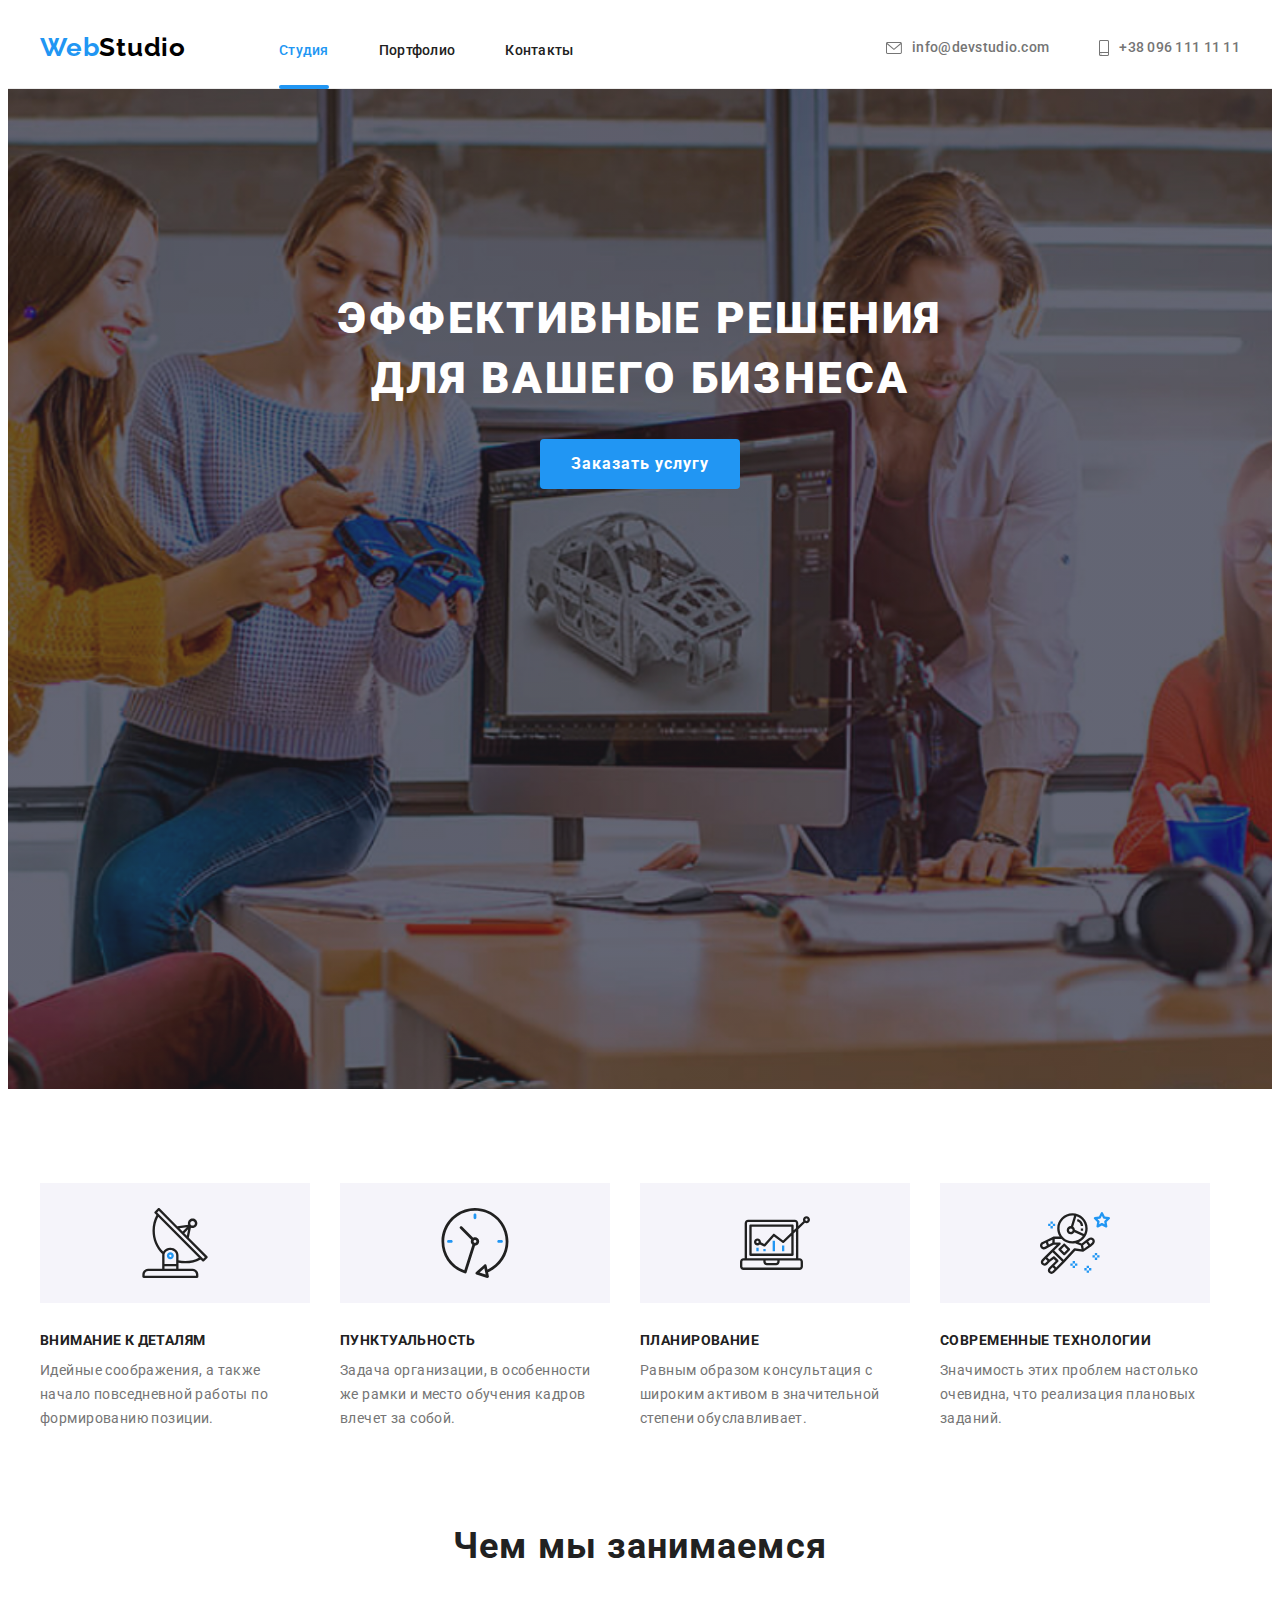
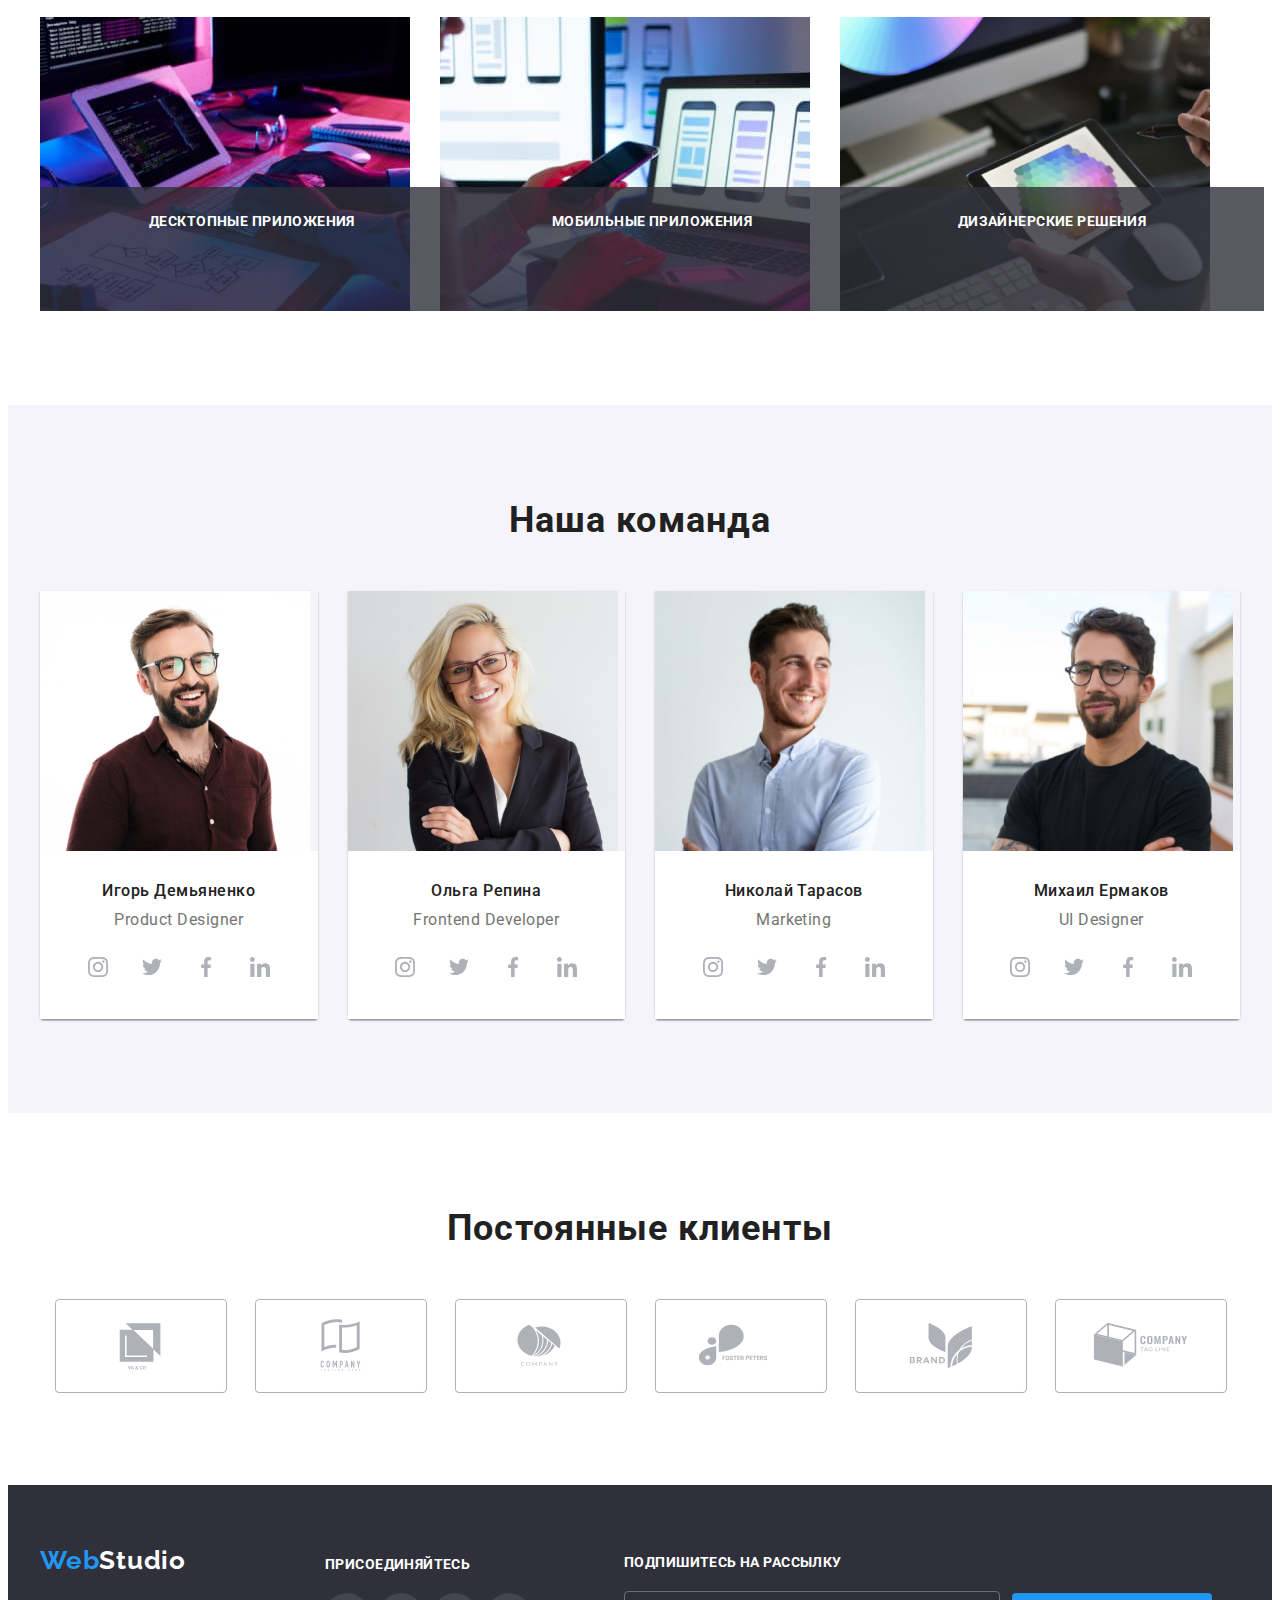
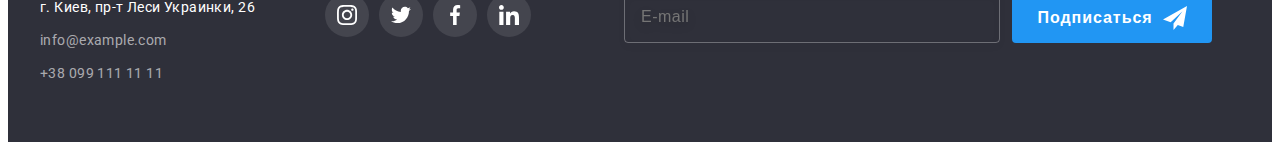
<file: index.html>
<!DOCTYPE html>
<html lang="ru">
  <head>
    <meta charset="UTF-8" />
    <meta http-equiv="X-UA-Compatible" content="IE=edge" />
    <meta name="viewport" content="width=device-width, initial-scale=1.0" />
    <link rel="preconnect" href="https://fonts.googleapis.com" />
    <link rel="preconnect" href="https://fonts.gstatic.com" crossorigin />
    <link
      href="https://fonts.googleapis.com/css2?family=Raleway:wght@700&family=Roboto:wght@400;500;700;900&display=swap"
      rel="stylesheet"
    />
    <title>Студія</title>
    <link
      rel="stylesheet"
      href="https://cdnjs.cloudflare.com/ajax/libs/modern-normalize/1.1.0/modern-normalize.min.css"
      integrity="sha512-wpPYUAdjBVSE4KJnH1VR1HeZfpl1ub8YT/NKx4PuQ5NmX2tKuGu6U/JRp5y+Y8XG2tV+wKQpNHVUX03MfMFn9Q=="
      crossorigin="anonymous"
      referrerpolicy="no-referrer"
    />
    <link rel="stylesheet" href="./css/styles.css" />
  </head>
  <body>
    <header class="header">
      <div class="container">
        <div class="header-logo">
          <a href="#" lang="en" class="header-logo-first logo"
            >Web<span class="header-logo-last logo">Studio</span>
          </a>
        </div>
        <nav class="header-nav">
          <ul class="header-list list">
            <div class="header-corent">
              <li class="header-item"><a href="" class="header-link link corent">Студия</a></li>
            </div>
            <li class="header-item">
              <a href="./portfolio.html" class="header-link link">Портфолио</a>
            </li>
            <li class="header-item"><a href="" class="header-link link">Контакты</a></li>
          </ul>
        </nav>
        <div class="header-connect">
          <a href="mailto:info@devstudio.com" class="header-mail link">
            <svg class="header-mail-icon" width="16" height="12">
              <use href="./images/icons.svg#icon-leter"></use></svg
            >info@devstudio.com
          </a>
          <a href="tel:+380961111111" class="header-tel link">
            <svg class="header-tel-icon" width="10" height="16">
              <use href="./images/icons.svg#icon-smartphone"></use></svg
            >+38 096 111 11 11</a
          >
        </div>
      </div>
    </header>
    <main class="main">
      <section class="main-caption">
        <div class="container">
          <h1 class="main-caption-title">Эффективные решения для вашего бизнеса</h1>
          <button type="button" class="main-caption-btn" data-modal-open>Заказать услугу</button>
        </div>
      </section>
      <!-- Особенности-->
      <section class="features">
        <div class="container">
          <ul class="features-list list">
            <li class="features-item">
              <div class="features-icon">
                <svg class="features-icon-svg" width="70" height="70">
                  <use href="./images/icons.svg#icon-antenna"></use>
                </svg>
              </div>
              <h3 class="features-title">Внимание к деталям</h3>
              <p class="features-text">
                Идейные соображения, а также начало повседневной работы по формированию позиции.
              </p>
            </li>
            <li class="features-item">
              <div class="features-icon">
                <svg class="features-icon-svg" width="70" height="70">
                  <use href="./images/icons.svg#icon-clock"></use>
                </svg>
              </div>
              <h3 class="features-title">Пунктуальность</h3>
              <p class="features-text">
                Задача организации, в особенности же рамки и место обучения кадров влечет за собой.
              </p>
            </li>
            <li class="features-item">
              <div class="features-icon">
                <svg class="features-icon-svg" width="70" height="70">
                  <use href="./images/icons.svg#icon-diagram"></use>
                </svg>
              </div>
              <h3 class="features-title">Планирование</h3>
              <p class="features-text">
                Равным образом консультация с широким активом в значительной степени обуславливает.
              </p>
            </li>
            <li class="features-item">
              <div class="features-icon">
                <svg class="features-icon-svg" width="70" height="70">
                  <use href="./images/icons.svg#icon-astronaut"></use>
                </svg>
              </div>
              <h3 class="features-title">Современные технологии</h3>
              <p class="features-text">
                Значимость этих проблем настолько очевидна, что реализация плановых заданий.
              </p>
            </li>
          </ul>
        </div>
      </section>
      <!--Чем мы занимаемся-->
      <section class="product">
        <div class="container">
          <h2 class="product-title">Чем мы занимаемся</h2>
          <ul class="product-list list">
            <li class="product-item">
              <img src="./images/code.jpg" alt="Написание кода" width="370" />
              <p class="label">Десктопные приложения</p>
            </li>
            <li class="product-item">
              <img src="./images/design.jpg" alt="Дизайна страницы" width="370" />
              <p class="label">Мобильные приложения</p>
            </li>
            <li class="product-item">
              <img src="./images/palette.jpg" alt="Цветовая гамма" width="370" />
              <p class="label">Дизайнерские решения</p>
            </li>
          </ul>
        </div>
      </section>
      <!--Наша команда-->
      <section class="team">
        <div class="container">
          <h2 class="team-title">Наша команда</h2>
          <ul class="team-list list">
            <li class="team-item">
              <img src="./images/team/yhor_demianenko.jpg" alt="Product Designer" width="270" />
              <div class="team-info">
                <h3 class="team-hero">Игорь Демьяненко</h3>
                <p class="team-position">Product Designer</p>
                <ul class="team-soc-list list">
                  <li class="team-soc-item">
                    <a href="" class="team-soc-link link">
                      <svg class="team-soc-icon" width="20" height="20">
                        <use href="./images/icons.svg#icon-instagram"></use>
                      </svg>
                    </a>
                  </li>
                  <li class="team-soc-item">
                    <a href="" class="team-soc-link link">
                      <svg class="team-soc-icon" width="20" height="20">
                        <use href="./images/icons.svg#icon-twitter"></use>
                      </svg>
                    </a>
                  </li>
                  <li class="team-soc-item">
                    <a href="" class="team-soc-link link">
                      <svg class="team-soc-icon" width="20" height="20">
                        <use href="./images/icons.svg#icon-facebook"></use>
                      </svg>
                    </a>
                  </li>
                  <li class="team-soc-item">
                    <a href="" class="team-soc-link link">
                      <svg class="team-soc-icon" width="20" height="20">
                        <use href="./images/icons.svg#icon-linkedin"></use>
                      </svg>
                    </a>
                  </li>
                </ul>
              </div>
            </li>
            <li class="team-item">
              <img src="./images/team/olha_repyna.jpg" alt="Frontend Developer" width="270" />
              <div class="team-info">
                <h3 class="team-hero">Ольга Репина</h3>
                <p class="team-position">Frontend Developer</p>
                <ul class="team-soc-list list">
                  <li class="team-soc-item">
                    <a href="" class="team-soc-link link">
                      <svg class="team-soc-icon" width="20" height="20">
                        <use href="./images/icons.svg#icon-instagram"></use>
                      </svg>
                    </a>
                  </li>
                  <li class="team-soc-item">
                    <a href="" class="team-soc-link link">
                      <svg class="team-soc-icon" width="20" height="20">
                        <use href="./images/icons.svg#icon-twitter"></use>
                      </svg>
                    </a>
                  </li>
                  <li class="team-soc-item">
                    <a href="" class="team-soc-link link">
                      <svg class="team-soc-icon" width="20" height="20">
                        <use href="./images/icons.svg#icon-facebook"></use>
                      </svg>
                    </a>
                  </li>
                  <li class="team-soc-item">
                    <a href="" class="team-soc-link link">
                      <svg class="team-soc-icon" width="20" height="20">
                        <use href="./images/icons.svg#icon-linkedin"></use>
                      </svg>
                    </a>
                  </li>
                </ul>
              </div>
            </li>
            <li class="team-item">
              <img src="./images/team/nykolai_tarasov.jpg" alt="Marketing" width="270" />
              <div class="team-info">
                <h3 class="team-hero">Николай Тарасов</h3>
                <p class="team-position">Marketing</p>
                <ul class="team-soc-list list">
                  <li class="team-soc-item">
                    <a href="" class="team-soc-link link">
                      <svg class="team-soc-icon" width="20" height="20">
                        <use href="./images/icons.svg#icon-instagram"></use>
                      </svg>
                    </a>
                  </li>
                  <li class="team-soc-item">
                    <a href="" class="team-soc-link link">
                      <svg class="team-soc-icon" width="20" height="20">
                        <use href="./images/icons.svg#icon-twitter"></use>
                      </svg>
                    </a>
                  </li>
                  <li class="team-soc-item">
                    <a href="" class="team-soc-link link">
                      <svg class="team-soc-icon" width="20" height="20">
                        <use href="./images/icons.svg#icon-facebook"></use>
                      </svg>
                    </a>
                  </li>
                  <li class="team-soc-item">
                    <a href="" class="team-soc-link link">
                      <svg class="team-soc-icon" width="20" height="20">
                        <use href="./images/icons.svg#icon-linkedin"></use>
                      </svg>
                    </a>
                  </li>
                </ul>
              </div>
            </li>
            <li class="team-item">
              <img src="./images/team/mykhayl_ermakov.jpg" alt="UI Designer" width="270" />
              <div class="team-info">
                <h3 class="team-hero">Михаил Ермаков</h3>
                <p class="team-position">UI Designer</p>
                <ul class="team-soc-list list">
                  <li class="team-soc-item">
                    <a href="" class="team-soc-link link">
                      <svg class="team-soc-icon" width="20" height="20">
                        <use href="./images/icons.svg#icon-instagram"></use>
                      </svg>
                    </a>
                  </li>
                  <li class="team-soc-item">
                    <a href="" class="team-soc-link link">
                      <svg class="team-soc-icon" width="20" height="20">
                        <use href="./images/icons.svg#icon-twitter"></use>
                      </svg>
                    </a>
                  </li>
                  <li class="team-soc-item">
                    <a href="" class="team-soc-link link">
                      <svg class="team-soc-icon" width="20" height="20">
                        <use href="./images/icons.svg#icon-facebook"></use>
                      </svg>
                    </a>
                  </li>
                  <li class="team-soc-item">
                    <a href="" class="team-soc-link link">
                      <svg class="team-soc-icon" width="20" height="20">
                        <use href="./images/icons.svg#icon-linkedin"></use>
                      </svg>
                    </a>
                  </li>
                </ul>
              </div>
            </li>
          </ul>
        </div>
      </section>
      <!--Постоянные клиенты-->
      <section class="client">
        <div class="container">
          <h2 class="client-title">Постоянные клиенты</h2>
          <ul class="client-list list">
            <li class="client-icon-item">
              <a href="" class="client-icon-link link">
                <svg class="client-icon" width="106" height="60">
                  <use href="./images/icons.svg#icon-client-1"></use>
                </svg>
              </a>
            </li>
            <li class="client-icon-item">
              <a href="" class="client-icon-link link">
                <svg class="client-icon" width="106" height="60">
                  <use href="./images/icons.svg#icon-client-2"></use>
                </svg>
              </a>
            </li>
            <li class="client-icon-item">
              <a href="" class="client-icon-link link">
                <svg class="client-icon" width="106" height="60">
                  <use href="./images/icons.svg#icon-client-3"></use>
                </svg>
              </a>
            </li>
            <li class="client-icon-item">
              <a href="" class="client-icon-link link">
                <svg class="client-icon" width="106" height="60">
                  <use href="./images/icons.svg#icon-client-4"></use>
                </svg>
              </a>
            </li>
            <li class="client-icon-item">
              <a href="" class="client-icon-link link">
                <svg class="client-icon" width="106" height="60">
                  <use href="./images/icons.svg#icon-client-5"></use>
                </svg>
              </a>
            </li>
            <li class="client-icon-item">
              <a href="" class="client-icon-link link">
                <svg class="client-icon" width="106" height="60">
                  <use href="./images/icons.svg#icon-client-6"></use>
                </svg>
              </a>
            </li>
          </ul>
        </div>
      </section>
    </main>
    <footer class="footer">
      <div class="container footer-content">
        <div class="footer-adres">
          <div class="footer-logo">
            <a href="" lang="en" class="footer-logo-first logo"
              >Web<span class="footer-logo-last logo">Studio</span></a
            >
          </div>
          <address>
            <ul class="footer-list list">
              <li class="footer-item">
                <a
                  href="https://goo.gl/maps/DeC35b75bu3zq8Ak8"
                  target="_blank"
                  rel="noopener noreferrer"
                  class="footer-adress link"
                  >г. Киев, пр-т Леси Украинки, 26</a
                >
              </li>
              <li class="footer-item">
                <a href="mailto:info@example.com" class="footer-mail link">info@example.com</a>
              </li>
              <li class="footer-item">
                <a href="tel:+380991111111" class="footer-tel link">+38 099 111 11 11</a>
              </li>
            </ul>
          </address>
        </div>
        <div class="footer-soc-network">
          <p class="footer-soc-title">присоединяйтесь</p>
          <ul class="footer-soc-list list">
            <li class="footer-soc-item">
              <a href="" class="footer-soc-link link">
                <svg class="footer-soc-icon" width="20" height="20">
                  <use href="./images/icons.svg#icon-instagram"></use>
                </svg>
              </a>
            </li>
            <li class="footer-soc-item">
              <a href="" class="footer-soc-link link">
                <svg class="footer-soc-icon" width="20" height="20">
                  <use href="./images/icons.svg#icon-twitter"></use>
                </svg>
              </a>
            </li>
            <li class="footer-soc-item">
              <a href="" class="footer-soc-link link">
                <svg class="footer-soc-icon" width="20" height="20">
                  <use href="./images/icons.svg#icon-facebook"></use>
                </svg>
              </a>
            </li>
            <li class="footer-soc-item">
              <a href="" class="footer-soc-link link">
                <svg class="footer-soc-icon" width="20" height="20">
                  <use href="./images/icons.svg#icon-linkedin"></use>
                </svg>
              </a>
            </li>
          </ul>
        </div>
        <form class="form">
          <div class="footer-mailing">
            <p class="mailing-title">Подпишитесь на рассылку</p>
            <!-- <label for="mail"></label> -->
            <input class="mailing-input" type="email" name="mail" id="mail" placeholder="E-mail" />
          </div>
          <button class="mailing-submit" type="submit">
            Подписаться
            <svg class="mailing-submit-icon" width="24" height="24">
              <use href="./images/icons.svg#icon-icon-send"></use>
            </svg>
          </button>
        </form>
      </div>
    </footer>
    <div class="backdrop is-hidden" data-modal>
      <div class="modal">
        <button type="button" class="modal-close-btn" data-modal-close>
          <svg class="modal-btn-icon" width="11" height="11">
            <use href="./images/icons.svg#icon-close-btn"></use>
          </svg>
        </button>
        <p class="modal-title">Оставьте свои данные, мы вам перезвоним</p>
        <form class="modal-form">
          <div class="modal-form-input">
            <label class="form-label" for="name">Имя</label>
            <div class="modal-input">
              <input class="form-input" type="text" name="name" id="name" />
              <svg class="modal-input-icon" width="18" height="18">
                <use href="./images/icons.svg#icon-person"></use>
              </svg>
            </div>
          </div>
          <div class="modal-form-input">
            <label class="form-label" for="tel">Телефон</label>
            <div class="modal-input">
              <input class="form-input" type="tel" name="tel" id="tel" />
              <svg class="modal-input-icon" width="18" height="18">
                <use href="./images/icons.svg#icon-phone"></use>
              </svg>
            </div>
          </div>
          <div class="modal-form-input">
            <label class="form-label" for="email">Почта</label>
            <div class="modal-input">
              <input class="form-input" type="email" name="email" id="email" />
              <svg class="modal-input-icon" width="18" height="18">
                <use href="./images/icons.svg#icon-email"></use>
              </svg>
            </div>
          </div>
          <div class="modal-form-input">
            <label class="form-label" for="coment">Комментарий</label>
            <textarea
              class="form-textarea"
              name="coment"
              id="coment"
              placeholder="Введите текст"
            ></textarea>
          </div>
          <div class="modal-checkbox">
            <div class="checkbox-icon">
              <input
                class="input-checkbox visually-hidden"
                type="checkbox"
                name="check"
                id="check"
              />
              <label class="check-text" for="check">
                <span>
                  <svg class="check-icon" width="16" height="15">
                    <use href="./images/icons.svg#icon-check"></use>
                  </svg>
                </span>
                Соглашаюсь с рассылкой и принимаю&nbsp;
                <a class="input-checkbox-link" href="">Условия договора</a></label
              >
            </div>
          </div>
          <button class="modal-submit" type="submit">Отправить</button>
        </form>
      </div>
    </div>
    <script src="./js/modal.js"></script>
  </body>
</html>
</file>
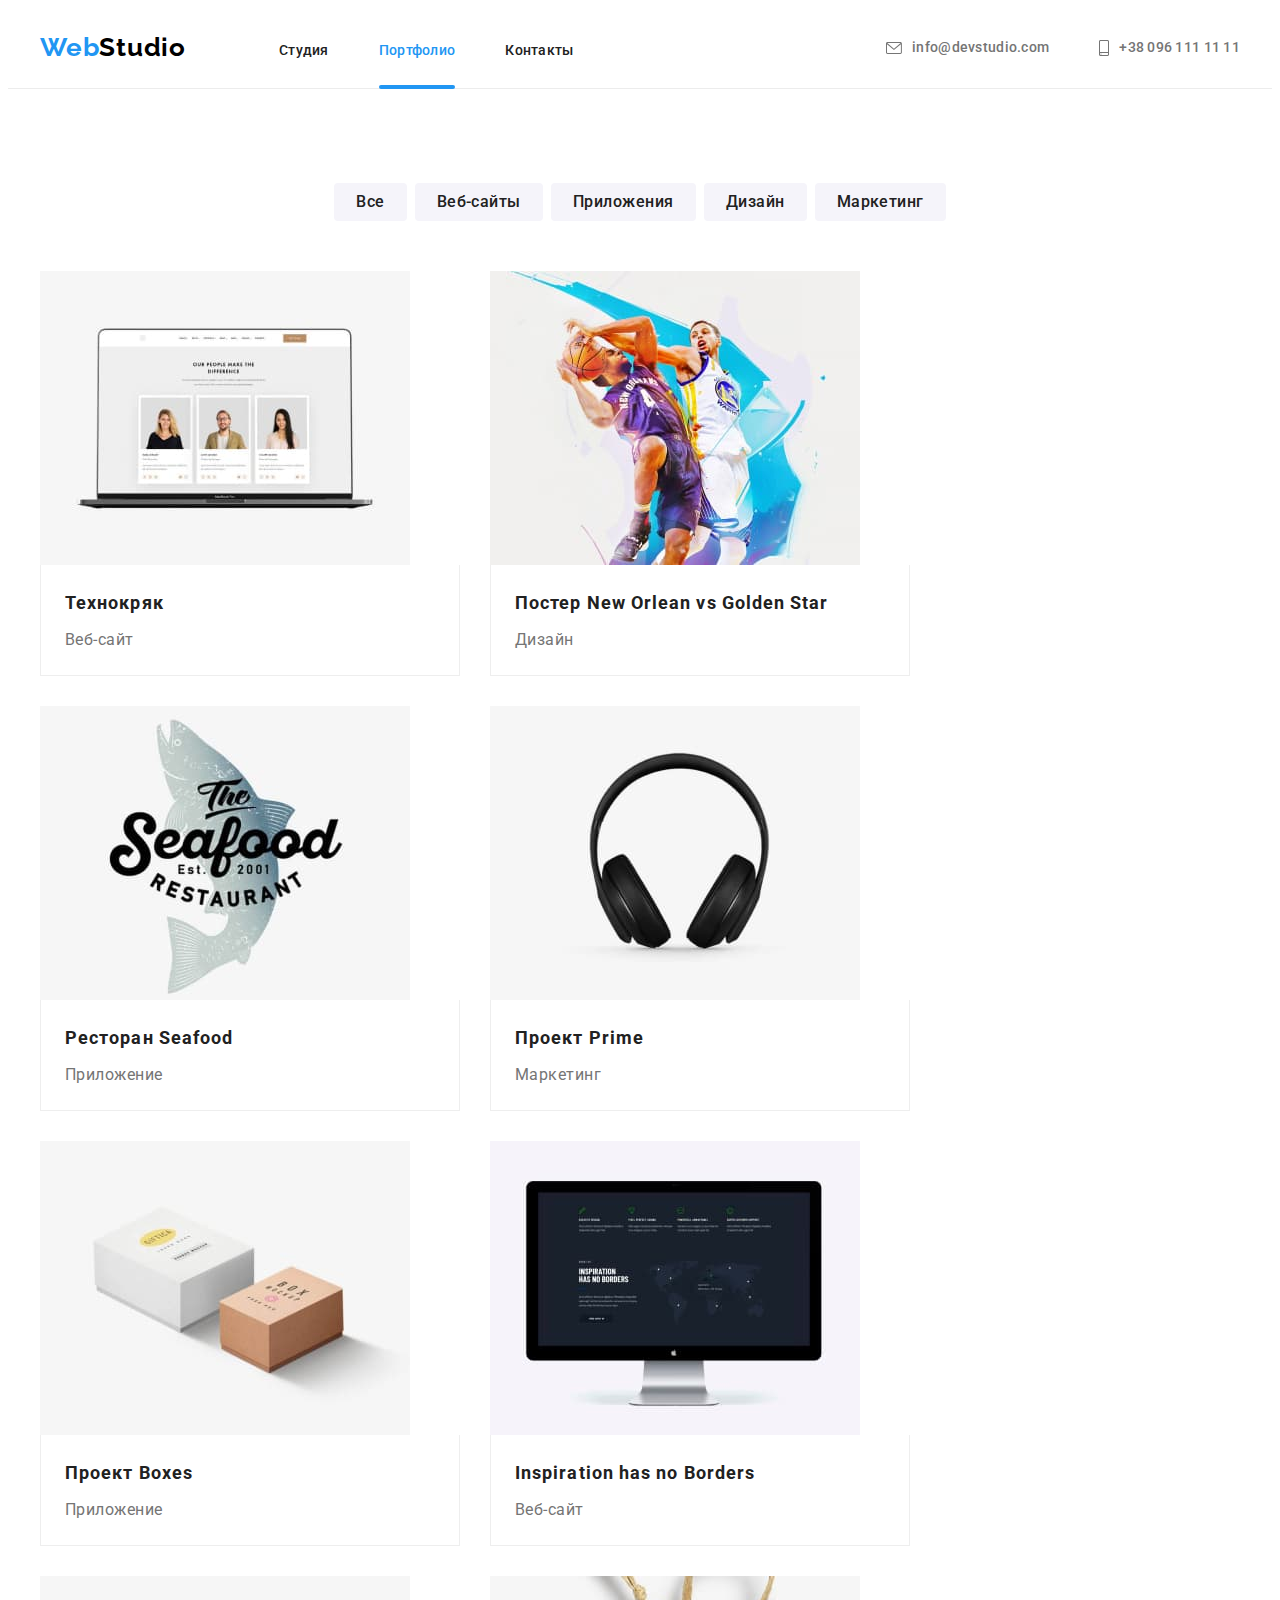
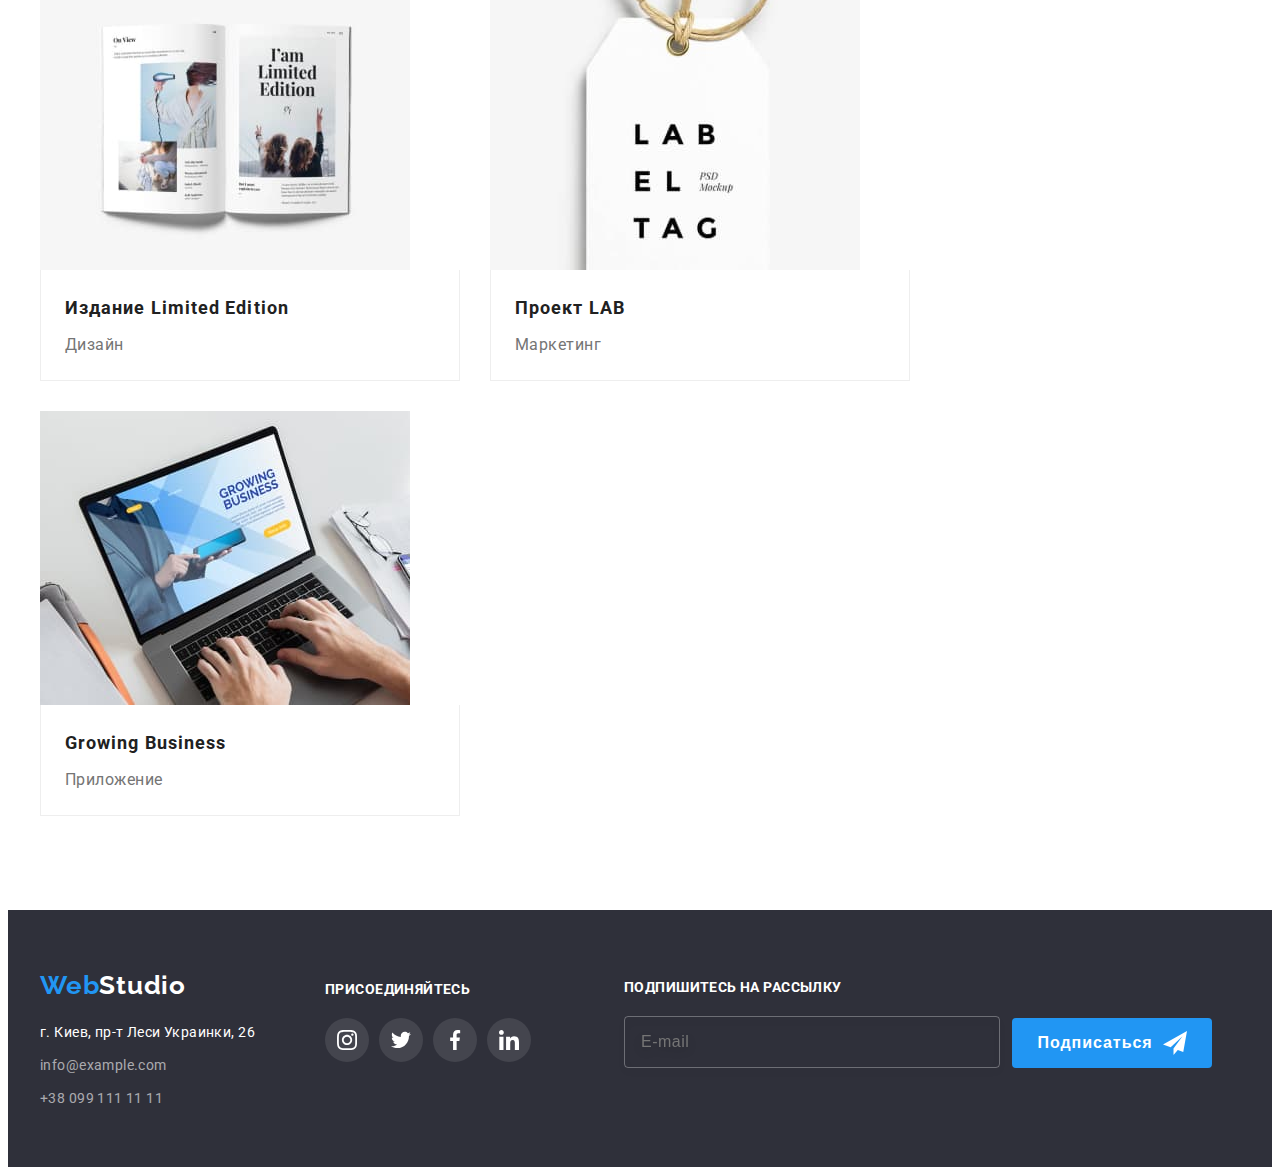
<file: portfolio.html>
<!DOCTYPE html>
<html lang="ru">
  <head>
    <meta charset="UTF-8" />
    <meta http-equiv="X-UA-Compatible" content="IE=edge" />
    <meta name="viewport" content="width=device-width, initial-scale=1.0" />
    <link rel="preconnect" href="https://fonts.googleapis.com" />
    <link rel="preconnect" href="https://fonts.gstatic.com" crossorigin />
    <link
      href="https://fonts.googleapis.com/css2?family=Raleway:wght@700&family=Roboto:wght@400;500;700;900&display=swap"
      rel="stylesheet"
    />
    <title>Портфоліо</title>
    <link
      rel="stylesheet"
      href="https://cdnjs.cloudflare.com/ajax/libs/modern-normalize/1.1.0/modern-normalize.min.css"
      integrity="sha512-wpPYUAdjBVSE4KJnH1VR1HeZfpl1ub8YT/NKx4PuQ5NmX2tKuGu6U/JRp5y+Y8XG2tV+wKQpNHVUX03MfMFn9Q=="
      crossorigin="anonymous"
      referrerpolicy="no-referrer"
    />
    <link rel="stylesheet" href="./css/styles.css" />
  </head>
  <body>
    <header class="header">
      <div class="container header-container">
        <div class="header-logo">
          <a href="#" lang="en" class="header-logo-first logo"
            >Web<span class="header-logo-last logo">Studio</span>
          </a>
        </div>
        <nav class="header-nav">
          <ul class="header-list list">
            <li class="header-item">
              <a href="./index.html" class="header-link link">Студия</a>
            </li>
            <div class="header-corent">
              <li class="header-item">
                <a href="./portfolio.html" class="header-link link corent">Портфолио</a>
              </li>
            </div>
            <li class="header-item"><a href="" class="header-link link">Контакты</a></li>
          </ul>
        </nav>
        <div class="header-connect">
          <a href="mailto:info@devstudio.com" class="header-mail link">
            <svg class="header-mail-icon" width="16" height="12">
              <use href="./images/icons.svg#icon-leter"></use></svg
            >info@devstudio.com
          </a>
          <a href="tel:+380961111111" class="header-tel link">
            <svg class="header-tel-icon" width="10" height="16">
              <use href="./images/icons.svg#icon-smartphone"></use></svg
            >+38 096 111 11 11</a
          >
        </div>
      </div>
    </header>
    <main>
      <section class="main-portfolio">
        <div class="container">
          <h1 class="visually-hidden">Портфолио</h1>
          <ul class="portfolio-btn-list list">
            <li class="portfolio-btn-item">
              <button type="button" class="main-portfoli-btn">Все</button>
            </li>
            <li class="portfolio-btn-item">
              <button type="button" class="main-portfoli-btn">Веб-сайты</button>
            </li>
            <li class="portfolio-btn-item">
              <button type="button" class="main-portfoli-btn">Приложения</button>
            </li>
            <li class="portfolio-btn-item">
              <button type="button" class="main-portfoli-btn">Дизайн</button>
            </li>
            <li class="portfolio-btn-item">
              <button type="button" class="main-portfoli-btn">Маркетинг</button>
            </li>
          </ul>
          <ul class="main-portfolio-list list">
            <li class="main-portfolio-item">
              <div class="main-portfolio-src">
                <img src="./images/portfolio/portfolio1.jpg" alt="Ноутбук" width="370" />
                <p class="overlay">
                  Ресурс предлагает комплексные предложения с разным уровнем функционала и сервисов.
                  Все это позволит посетителю получить исчерпывающие сведения о компании или частном
                  лице.
                </p>
              </div>
              <div class="portfolio-info">
                <h2 class="portfolio-title">Технокряк</h2>
                <p class="portfolio-text">Веб-сайт</p>
              </div>
            </li>
            <li class="main-portfolio-item">
              <div class="main-portfolio-src">
                <img src="./images/portfolio/portfolio2.jpg" alt="Баскетболисты" width="370" />
                <p class="overlay">
                  Ресурс предлагает комплексные предложения с разным уровнем функционала и сервисов.
                  Все это позволит посетителю получить исчерпывающие сведения о компании или частном
                  лице.
                </p>
              </div>
              <div class="portfolio-info">
                <h2 class="portfolio-title">Постер New Orlean vs Golden Star</h2>
                <p class="portfolio-text">Дизайн</p>
              </div>
            </li>
            <li class="main-portfolio-item">
              <div class="main-portfolio-src">
                <img src="./images/portfolio/portfolio3.jpg" alt="Лого бренда" width="370" />
                <p class="overlay">
                  Ресурс предлагает комплексные предложения с разным уровнем функционала и сервисов.
                  Все это позволит посетителю получить исчерпывающие сведения о компании или частном
                  лице.
                </p>
              </div>
              <div class="portfolio-info">
                <h2 class="portfolio-title">Ресторан Seafood</h2>
                <p class="portfolio-text">Приложение</p>
              </div>
            </li>
            <li class="main-portfolio-item">
              <div class="main-portfolio-src">
                <img src="./images/portfolio/portfolio4.jpg" alt="Наушники" width="370" />
                <p class="overlay">
                  Ресурс предлагает комплексные предложения с разным уровнем функционала и сервисов.
                  Все это позволит посетителю получить исчерпывающие сведения о компании или частном
                  лице.
                </p>
              </div>
              <div class="portfolio-info">
                <h2 class="portfolio-title">Проект Prime</h2>
                <p class="portfolio-text">Маркетинг</p>
              </div>
            </li>
            <li class="main-portfolio-item">
              <div class="main-portfolio-src">
                <img src="./images/portfolio/portfolio5.jpg" alt="Две коробки" width="370" />
                <p class="overlay">
                  Ресурс предлагает комплексные предложения с разным уровнем функционала и сервисов.
                  Все это позволит посетителю получить исчерпывающие сведения о компании или частном
                  лице.
                </p>
              </div>
              <div class="portfolio-info">
                <h2 class="portfolio-title">Проект Boxes</h2>
                <p class="portfolio-text">Приложение</p>
              </div>
            </li>
            <li class="main-portfolio-item">
              <div class="main-portfolio-src">
                <img src="./images/portfolio/portfolio6.jpg" alt="Монитор" width="370" />
                <p class="overlay">
                  Ресурс предлагает комплексные предложения с разным уровнем функционала и сервисов.
                  Все это позволит посетителю получить исчерпывающие сведения о компании или частном
                  лице.
                </p>
              </div>
              <div class="portfolio-info">
                <h2 class="portfolio-title">Inspiration has no Borders</h2>
                <p class="portfolio-text">Веб-сайт</p>
              </div>
            </li>
            <li class="main-portfolio-item">
              <div class="main-portfolio-src">
                <img src="./images/portfolio/portfolio7.jpg" alt="Журнал" width="370" />
                <p class="overlay">
                  Ресурс предлагает комплексные предложения с разным уровнем функционала и сервисов.
                  Все это позволит посетителю получить исчерпывающие сведения о компании или частном
                  лице.
                </p>
              </div>
              <div class="portfolio-info">
                <h2 class="portfolio-title">Издание Limited Edition</h2>
                <p class="portfolio-text">Дизайн</p>
              </div>
            </li>
            <li class="main-portfolio-item">
              <div class="main-portfolio-src">
                <img src="./images/portfolio/portfolio8.jpg" alt="Бирка" width="370" />
                <p class="overlay">
                  Ресурс предлагает комплексные предложения с разным уровнем функционала и сервисов.
                  Все это позволит посетителю получить исчерпывающие сведения о компании или частном
                  лице.
                </p>
              </div>
              <div class="portfolio-info">
                <h2 class="portfolio-title">Проект LAB</h2>
                <p class="portfolio-text">Маркетинг</p>
              </div>
            </li>
            <li class="main-portfolio-item">
              <div class="main-portfolio-src">
                <img
                  src="./images/portfolio/portfolio9.jpg"
                  alt="Ноутбук с логотипом на мониторе"
                  width="370"
                />
                <p class="overlay">
                  Ресурс предлагает комплексные предложения с разным уровнем функционала и сервисов.
                  Все это позволит посетителю получить исчерпывающие сведения о компании или частном
                  лице.
                </p>
              </div>
              <div class="portfolio-info">
                <h2 class="portfolio-title">Growing Business</h2>
                <p class="portfolio-text">Приложение</p>
              </div>
            </li>
          </ul>
        </div>
      </section>
    </main>
    <footer class="footer">
      <div class="container footer-content">
        <div class="footer-adres">
          <div class="footer-logo">
            <a href="" lang="en" class="footer-logo-first logo"
              >Web<span class="footer-logo-last logo">Studio</span></a
            >
          </div>
          <address>
            <ul class="footer-list list">
              <li class="footer-item">
                <a
                  href="https://goo.gl/maps/DeC35b75bu3zq8Ak8"
                  target="_blank"
                  rel="noopener noreferrer"
                  class="footer-adress link"
                  >г. Киев, пр-т Леси Украинки, 26</a
                >
              </li>
              <li class="footer-item">
                <a href="mailto:info@example.com" class="footer-mail link">info@example.com</a>
              </li>
              <li class="footer-item">
                <a href="tel:+380991111111" class="footer-tel link">+38 099 111 11 11</a>
              </li>
            </ul>
          </address>
        </div>
        <div class="footer-soc-network">
          <p class="footer-soc-title">присоединяйтесь</p>
          <ul class="footer-soc-list list">
            <li class="footer-soc-item">
              <a href="" class="footer-soc-link link">
                <svg class="footer-soc-icon" width="20" height="20">
                  <use href="./images/icons.svg#icon-instagram"></use>
                </svg>
              </a>
            </li>
            <li class="footer-soc-item">
              <a href="" class="footer-soc-link link">
                <svg class="footer-soc-icon" width="20" height="20">
                  <use href="./images/icons.svg#icon-twitter"></use>
                </svg>
              </a>
            </li>
            <li class="footer-soc-item">
              <a href="" class="footer-soc-link link">
                <svg class="footer-soc-icon" width="20" height="20">
                  <use href="./images/icons.svg#icon-facebook"></use>
                </svg>
              </a>
            </li>
            <li class="footer-soc-item">
              <a href="" class="footer-soc-link link">
                <svg class="footer-soc-icon" width="20" height="20">
                  <use href="./images/icons.svg#icon-linkedin"></use>
                </svg>
              </a>
            </li>
          </ul>
        </div>
        <form class="form">
          <div class="footer-mailing">
            <p class="mailing-title">Подпишитесь на рассылку</p>
            <label for="mail"></label>
            <input class="mailing-input" type="email" name="mail" id="mail" placeholder="E-mail" />
          </div>
          <button class="mailing-submit" type="submit">
            Подписаться
            <svg class="mailing-submit-icon" width="24" height="24">
              <use href="./images/icons.svg#icon-icon-send"></use>
            </svg>
          </button>
        </form>
      </div>
    </footer>
  </body>
</html>
</file>
<file: css/styles.css>
:root {
  --title-text-color: #212121;
  --main-text-color: #757575;
  --second-text-color: #ffffff;
  --accent-color: #2196f3;
}

body {
  font-family: 'Roboto', sans-serif;
  /* background-color: #E5E5E5; */
}

p,
h1,
h2,
h3,
h4,
h5,
h6 {
  margin: 0;
}

ul {
  margin: 0;
  padding-left: 0;
}

.header {
  background: #ffffff;
}

.list {
  list-style: none;
}

.link {
  text-decoration: none;
}

img {
  display: block;
}

.container {
  width: 1200px;
  margin: 0 auto;
  padding-left: 15px;
  padding-right: 15px;
}

/*---------------LOGO---------------*/
.logo {
  font-family: 'Raleway', sans-serif;
  font-weight: 700;
  font-size: 26px;
  line-height: 1.19;
  letter-spacing: 0.03em;
  text-decoration: none;
}

.header-logo-first {
  color: var(--accent-color);
}

.header-logo-last {
  color: #000000;
}

.header-logo {
  margin-right: 93px;
  padding-top: 24px;
  padding-bottom: 25px;
}

/*---------------HEADER---------------*/

.header {
  border-bottom: 1px solid #ececec;
}

.header .container {
  display: flex;
  align-items: center;
}

.header-connect {
  margin-left: auto;
  display: flex;
  align-items: center;
}

.header-link:hover,
.header-link:focus {
  color: var(--accent-color);
}

.header-link {
  color: var(--title-text-color);
  transition: color 250ms cubic-bezier(0.4, 0, 0.2, 1);
}

.header-list {
  display: flex;
  align-items: flex-start;
  height: 48px;
  margin-top: 32px;
}

.header-item:not(:last-child) {
  margin-right: 50px;
}

.header-link.corent {
  color: var(--accent-color);
}

.header-corent {
  margin-right: 50px;
  height: 100%;
  position: relative;
}

.corent::after {
  content: '';
  display: block;
  width: 100%;
  height: 4px;
  background: var(--accent-color);

  position: absolute;
  left: 0;
  bottom: -1px;
  border-radius: 2px;
  cursor: auto;
}

.header-link,
.header-mail,
.header-tel {
  font-weight: 500;
  font-size: 14px;
  line-height: 1.14;
  letter-spacing: 0.02em;
}

.header-mail:hover,
.header-mail:focus,
.header-tel:hover,
.header-tel:focus {
  color: var(--accent-color);
}
.header-mail,
.header-tel {
  display: flex;
  align-items: center;
  color: var(--main-text-color);

  transition: color 250ms cubic-bezier(0.4, 0, 0.2, 1);
}

.header-mail {
  margin-right: 50px;
}
.header-mail-icon {
  fill: currentColor;
  margin-right: 10px;
}
.header-tel-icon {
  fill: currentColor;
  margin-right: 10px;
}

/*---------------MAIN-CAPTION---------------*/

.main-caption {
  max-width: 1600px;
  height: 600px;
  margin: 0 auto;
  background-color: #2f303a;
  background-image: linear-gradient(rgba(47, 48, 58, 0.4), rgba(47, 48, 58, 0.4)),
    url(../images/team-work.jpg);
  background-position: center;
  background-repeat: no-repeat;
  background-size: cover;
  padding-top: 200px;
  padding-bottom: 200px;
}

.main-caption-title {
  width: 696px;
  margin: auto;
  font-weight: 900;
  font-size: 44px;
  line-height: 1.36;
  text-align: center;
  letter-spacing: 0.06em;
  text-transform: uppercase;
  color: var(--second-text-color);
  margin-bottom: 30px;
}

.main-caption-btn {
  min-width: 200px;
  height: 50px;
  border-radius: 4px;
  margin: 0 auto;
  border: none;

  font-family: inherit;
  font-weight: 700;
  font-size: 16px;
  line-height: 1.88;
  display: flex;
  align-items: center;
  justify-content: center;
  letter-spacing: 0.06em;
  color: var(--second-text-color);
  background-color: var(--accent-color);
  cursor: pointer;
  border: 3px solid var(--accent-color);
  transition: transform 250ms cubic-bezier(0.4, 0, 0.2, 1),
    box-shadow 250ms cubic-bezier(0.4, 0, 0.2, 1);
}

.main-caption-btn:hover {
  border: 3px solid var(--accent-color);
  box-shadow: inset 0 0 3px 1px rgba(255, 255, 255);
}

.main-caption-btn:active {
  transform: scale(0.9);
}

/*---------------MAIN-FEATURES---------------*/

.features {
  padding-top: 94px;
  padding-bottom: 94px;
}
.features-list {
  display: flex;
}
.features-item + .features-item {
  margin-left: 30px;
}

.features-item {
  max-width: 270px;
}

.features-icon {
  display: flex;
  align-items: center;
  justify-content: center;
  width: 270px;
  height: 120px;
  background: #f5f4fa;
  margin-bottom: 30px;
}
.features-icon-svg {
  border-radius: 4px;
}

.features-title {
  margin-bottom: 10px;
  font-size: 14px;
  line-height: 1.14;
  letter-spacing: 0.03em;
  text-transform: uppercase;
  color: var(--title-text-color);
}

.features-text {
  font-size: 14px;
  line-height: 1.71;
  letter-spacing: 0.03em;
  color: var(--main-text-color);
}

/*---------------PRODUCT---------------*/

.product {
  padding-bottom: 94px;
}
.product-title {
  margin-bottom: 50px;
  font-size: 36px;
  line-height: 1.17;
  text-align: center;
  letter-spacing: 0.03em;
  color: var(--title-text-color);
}

.product-item + .product-item {
  margin-left: 30px;
}
.product-list {
  display: flex;
}

.product-item {
  position: relative;
}
.product-item > .label {
  width: 100%;
  height: 70px;
  position: absolute;
  bottom: 0px;
  padding: 27px;

  font-weight: 700;
  font-size: 14px;
  line-height: 1.14;
  text-align: center;
  letter-spacing: 0.03em;
  text-transform: uppercase;

  color: var(--second-text-color);
  background: rgba(47, 48, 58, 0.8);
}

/*---------------TEAM---------------*/
.team {
  padding-top: 94px;
  padding-bottom: 94px;
  background-color: #f5f4fa;
}
.team-title {
  margin-bottom: 50px;
  font-size: 36px;
  line-height: 1.17;
  text-align: center;
  letter-spacing: 0.03em;
  color: var(--title-text-color);
}

.team-hero {
  font-weight: 500;
  font-size: 16px;
  line-height: 1.19;
  /* text-align: center; */
  letter-spacing: 0.03em;
  color: var(--title-text-color);
  margin-bottom: 10px;
}

.team-position {
  font-size: 16px;
  line-height: 1.19;
  /* text-align: center; */
  letter-spacing: 0.03em;
  color: var(--main-text-color);
}

.team-info {
  padding-top: 30px;
  padding-bottom: 30px;
  text-align: center;
  background-color: var(--second-text-color);
}

.team-list {
  display: flex;
  margin-left: -30px;
}

.team-item {
  flex-basis: calc(100% / 3 - 30px);
  margin-left: 30px;
}
.team-item {
  box-shadow: 0px 1px 3px rgba(0, 0, 0, 0.12), 0px 1px 1px rgba(0, 0, 0, 0.14),
    0px 2px 1px rgba(0, 0, 0, 0.2);
  border-radius: 0px 0px 4px 4px;
}

.team-soc-list {
  display: flex;
  margin-top: 16px;
  justify-content: center;
}

.team-soc-item {
  width: 44px;
  height: 44px;
  margin-left: 10px;
}

.team-soc-item:first-child {
  margin-left: 0;
}

.team-soc-link {
  display: flex;
  align-items: center;
  justify-content: center;
  width: 100%;
  height: 100%;
  border-radius: 50%;
  color: #afb1b8;

  transition: background-color 250ms cubic-bezier(0.4, 0, 0.2, 1),
    color 250ms cubic-bezier(0.4, 0, 0.2, 1);
}

.team-soc-icon {
  fill: currentColor;
}

.team-soc-link:hover,
.team-soc-link:focus {
  background-color: var(--accent-color);
  color: var(--second-text-color);
}

/*--------------client----------------*/

.client {
  padding: 94px 0;
}

.client-title {
  margin-bottom: 50px;
  font-size: 36px;
  line-height: 1.17;
  text-align: center;
  letter-spacing: 0.03em;
  color: var(--title-text-color);
}

.client-list {
  display: flex;
  justify-content: center;
}

.client-icon-item {
  width: 170px;
  height: 92px;
  margin-right: 30px;
}

.client-icon-item:last-child {
  margin-right: 0;
}

.client-icon-link {
  display: flex;
  align-items: center;
  justify-content: center;
  width: 100%;
  height: 100%;
  color: #afb1b8;
  border: 1px solid #afb1b8;
  border-radius: 4px;

  transition: border-color 250ms cubic-bezier(0.4, 0, 0.2, 1),
    color 250ms cubic-bezier(0.4, 0, 0.2, 1), transform 250ms cubic-bezier(0.4, 0, 0.2, 1);
}

.client-icon {
  fill: currentColor;
}

.client-icon-link:hover,
.client-icon-link:focus {
  border-color: var(--accent-color);
  color: var(--accent-color);
  transform: scale(1.1);
}

/*---------------FOOTER---------------*/

.footer {
  background: #2f303a;
  padding-top: 60px;
  padding-bottom: 56px;
}

.footer-logo {
  margin-bottom: 20px;
}
.footer-logo-first {
  color: var(--accent-color);
}

.footer-logo-last {
  color: var(--second-text-color);
}

.footer-item:not(:last-child) {
  margin-bottom: 9px;
}

.footer-adress {
  font-style: normal;
  font-size: 14px;
  line-height: 1.71;
  letter-spacing: 0.03em;
  color: var(--second-text-color);
  transition: color 250ms cubic-bezier(0.4, 0, 0.2, 1);
}

.footer-mail,
.footer-tel {
  font-style: normal;
  font-size: 14px;
  line-height: 1.71;
  letter-spacing: 0.03em;
  color: rgba(255, 255, 255, 0.6);
  transition: color 250ms cubic-bezier(0.4, 0, 0.2, 1);
}

.footer-adress:hover,
.footer-adress:focus,
.footer-mail:hover,
.footer-mail:focus,
.footer-tel:hover,
.footer-tel:focus {
  color: var(--accent-color);
}

.footer-content {
  display: flex;
}

.footer-soc-network {
  margin-left: 70px;
  margin-top: 12px;
}

.footer-soc-title {
  font-weight: 700;
  font-size: 14px;
  line-height: 1.14;
  letter-spacing: 0.03em;
  text-transform: uppercase;
  color: var(--second-text-color);
  align-items: unset;
}
.footer-soc-list {
  display: flex;
  margin-top: 20px;
}

.footer-soc-item {
  width: 44px;
  height: 44px;
  margin-left: 10px;
}

.footer-soc-item:first-child {
  margin-left: 0;
}

.footer-soc-link {
  display: flex;
  align-items: center;
  justify-content: center;
  width: 100%;
  height: 100%;
  border-radius: 50%;
  color: var(--second-text-color);
  background-color: rgba(255, 255, 255, 0.1);
  transition: background-color 250ms cubic-bezier(0.4, 0, 0.2, 1);
}

.footer-soc-icon {
  fill: currentColor;
}

.footer-soc-link:hover,
.footer-soc-link:focus {
  background-color: var(--accent-color);
}

.form {
  display: flex;
  margin-top: 12px;
  margin-left: 93px;
  height: 86px;
  align-items: end;
}

.mailing-title {
  font-weight: 700;
  font-size: 14px;
  line-height: 1.14;
  letter-spacing: 0.03em;
  text-transform: uppercase;
  color: var(--second-text-color);
  align-items: unset;
  margin-bottom: 20px;
}

.mailing-input {
  width: 358px;
  height: 50px;
  padding: 0 0 0 16px;
  margin-right: 12px;
  border: 1px solid rgba(255, 255, 255, 0.3);
  filter: drop-shadow(0px 4px 4px rgba(0, 0, 0, 0.15));
  border-radius: 4px;

  font-size: 16px;
  line-height: 1.25;
  display: flex;
  align-items: center;
  letter-spacing: 0.03em;
  color: rgba(255, 255, 255, 0.6);
  background-color: inherit;
  outline: var(--accent-color);
  transition: border-color 250ms cubic-bezier(0.4, 0, 0.2, 1);
}

.mailing-input:hover,
.mailing-input:focus {
  border-color: #2196f3;
  color: var(--second-text-color);
}

.mailing-submit {
  display: flex;
  width: 200px;
  height: 50px;
  align-items: center;
  justify-content: center;

  background-color: var(--accent-color);
  box-shadow: 0px 4px 4px rgba(0, 0, 0, 0.15);
  border-radius: 4px;
  border: none;
  font-weight: 700;
  font-size: 16px;
  line-height: 1.88;
  letter-spacing: 0.06em;
  color: var(--second-text-color);
  border: 3px solid var(--accent-color);
  box-shadow: none;
  transition: box-shadow 250ms cubic-bezier(0.4, 0, 0.2, 1);
}

.mailing-submit:hover {
  cursor: pointer;
  border: 3px solid var(--accent-color);
  box-shadow: inset 0 0 3px 1px rgba(255, 255, 255);
}

.mailing-submit-icon {
  margin-left: 10px;
}
/*---------------PORTFOLIO-MAIN---------------*/

.visually-hidden {
  position: absolute;
  white-space: nowrap;
  width: 1px;
  height: 1px;
  overflow: hidden;
  border: 0;
  padding: 0;
  clip: rect(0 0 0 0);
  clip-path: inset(50%);
  margin: -1px;
}

.main-portfolio {
  padding-top: 94px;
  padding-bottom: 94px;
}

.portfolio-btn-list {
  display: flex;
  justify-content: center;
  margin-bottom: 50px;
}
.portfolio-btn-item:not(:last-child) {
  margin-right: 8px;
}

.main-portfoli-btn {
  border-radius: 4px;
  padding: 6px 22px;

  font-family: inherit;
  font-weight: 500;
  font-size: 16px;
  line-height: 1.62;
  text-align: center;
  letter-spacing: 0.03em;
  color: var(--title-text-color);
  background-color: #f5f4fa;
  cursor: pointer;
  border: none;

  transition: color 250ms cubic-bezier(0.4, 0, 0.2, 1),
    background-color 250ms cubic-bezier(0.4, 0, 0.2, 1),
    box-shadow 250ms cubic-bezier(0.4, 0, 0.2, 1);
}

.main-portfoli-btn:hover,
.main-portfoli-btn:focus {
  color: var(--second-text-color);
  background-color: var(--accent-color);
  box-shadow: 0px 3px 1px rgba(0, 0, 0, 0.1), 0px 1px 2px rgba(0, 0, 0, 0.08),
    0px 2px 2px rgba(0, 0, 0, 0.12);
}

.portfolio-info {
  padding: 20px 24px;
  width: 370px;
  border-bottom: 1px solid #eeeeee;
  border-left: 1px solid #eeeeee;
  border-right: 1px solid #eeeeee;
  background-color: var(--second-text-color);
}
.portfolio-title {
  font-size: 18px;
  line-height: 2;
  letter-spacing: 0.06em;
  color: var(--title-text-color);
  margin-bottom: 4px;
}

.portfolio-text {
  font-size: 16px;
  line-height: 1.88;
  letter-spacing: 0.03em;
  color: var(--main-text-color);
}

.main-portfolio-list {
  display: flex;
  flex-wrap: wrap;
  margin: -15px;
}

.main-portfolio-item {
  flex-basis: calc((100% - 90px) / 3);
  margin: 15px;

  transition: box-shadow 250ms cubic-bezier(0.4, 0, 0.2, 1);
}

.main-portfolio-src {
  position: relative;
  overflow: hidden;
}

.main-portfolio-item:focus,
.main-portfolio-item:hover {
  box-shadow: 0px 1px 1px rgba(0, 0, 0, 0.12), 0px 4px 4px rgba(0, 0, 0, 0.06),
    1px 4px 6px rgba(0, 0, 0, 0.16);
  cursor: pointer;
}

.main-portfolio-item:hover .overlay {
  transform: translatey(0);
}

.overlay {
  position: absolute;
  top: 0;
  left: 0;
  width: 100%;
  height: 100%;

  transform: translatey(100%);
  transition: transform 250ms cubic-bezier(0.4, 0, 0.2, 1);

  font-size: 18px;
  line-height: 1.56;
  letter-spacing: 0.03em;
  padding: 63px 24px;

  color: var(--second-text-color);
  background: rgba(33, 150, 243, 0.9);
}

/*---------------MODAL---------------*/

.backdrop {
  position: fixed;
  left: 0;
  top: 0;
  width: 100%;
  height: 100%;
  background-color: rgba(0, 0, 0, 0.5);

  transition: opacity 250ms cubic-bezier(0.4, 0, 0.2, 1),
    visibility 250ms cubic-bezier(0.4, 0, 0.2, 1);
}

.backdrop.is-hidden {
  opacity: 0;
  pointer-events: none;
  visibility: hidden;
}

.modal {
  position: absolute;
  top: 50%;
  left: 50%;
  width: 528px;
  min-height: 581px;
  background-color: var(--second-text-color);
  padding: 40px;
  box-shadow: 0px 1px 3px rgba(0, 0, 0, 0.12), 0px 1px 1px rgba(0, 0, 0, 0.14),
    0px 2px 1px rgba(0, 0, 0, 0.2);
  border-radius: 4px;
  transform: translate(-50%, -50%) scale(1);
  transition: transform 250ms cubic-bezier(0.4, 0, 0.2, 1);
}

.is-hidden .modal {
  transform: translate(-50%, -50%) scale(0);
}

.modal-close-btn {
  display: flex;
  justify-content: center;
  align-items: center;
  position: absolute;
  top: 8px;
  right: 8px;
  width: 30px;
  height: 30px;
  border-radius: 50%;
  color: var(--title-text-color);
  border: 1px solid rgba(0, 0, 0, 0.1);
  background-color: var(--second-text-color);
  cursor: pointer;
  padding: 0;

  transition: color 250ms cubic-bezier(0.4, 0, 0.2, 1);
}

.modal-btn-icon {
  fill: currentColor;
}

.modal-close-btn:hover {
  color: var(--accent-color);
}

/* .no-scroll {
  overflow: hidden;
} */

.modal-title {
  margin-bottom: 12px;
  font-weight: 700;
  font-size: 20px;
  line-height: 1.15;
  text-align: center;
  letter-spacing: 0.03em;
  color: var(--title-text-color);
}

.modal-form-input {
  display: flex;
  flex-direction: column;
  margin-bottom: 10px;
}

.form-label {
  font-size: 12px;
  line-height: 1.17;
  letter-spacing: 0.01em;
  color: var(--main-text-color);
  margin-bottom: 4px;
}

.modal-input {
  display: flex;
  position: relative;
  cursor: pointer;
  border-color: rgba(33, 33, 33, 0.2);
  transition: border-color 250ms cubic-bezier(0.4, 0, 0.2, 1),
    color 250ms cubic-bezier(0.4, 0, 0.2, 1);
}

.form-input {
  height: 40px;
  width: 100%;
  border: 1px solid rgba(33, 33, 33, 0.2);
  border-radius: 4px;
  padding: 0 0 0 42px;
  outline: none;
  cursor: pointer;
  border-color: inherit;
}

.form-input:focus {
  border-color: var(--accent-color);
}
.form-input:focus + .modal-input-icon {
  fill: var(--accent-color);
}
.modal-input:hover {
  border-color: var(--accent-color);
  color: var(--accent-color);
}

.modal-input-icon {
  display: flex;
  position: absolute;
  top: 50%;
  transform: translatey(-50%);
  left: 12px;
  fill: currentColor;
}

.form-textarea {
  border: 1px solid rgba(33, 33, 33, 0.2);
  border-radius: 4px;
  padding: 12px;
  height: 120px;
  resize: none;
  outline: none;
  cursor: pointer;
  margin-bottom: 20px;
  transition: border-color 250ms cubic-bezier(0.4, 0, 0.2, 1);
}

.form-textarea:hover,
.form-textarea:focus {
  border-color: var(--accent-color);
}

.form-textarea::placeholder {
  font-size: 12px;
  line-height: 14px;
  letter-spacing: 0.01em;
  color: rgba(117, 117, 117, 0.5);
}

.input-checkbox-link {
  color: #2196f3;
}

.check-text {
  font-size: 14px;
  line-height: 1.17;
  letter-spacing: 0.03em;
  color: var(--main-text-color);
  display: flex;
  align-items: center;
}

.check-text span {
  width: 16px;
  height: 15px;
  border: 2px solid var(--title-text-color);
  border-radius: 2px;
  margin-right: 7px;
  margin-left: 12px;
  display: flex;
  align-items: center;
  justify-content: center;
}

.check-icon {
  fill: transparent;
}

.input-checkbox:checked + .check-text span {
  background-color: var(--accent-color);
  border: none;
}

.input-checkbox:checked + .check-text .check-icon {
  fill: var(--second-text-color);
}

.modal-submit {
  width: 200px;
  height: 50px;
  margin: 30px auto 0;
  background: #188ce8;
  box-shadow: 0px 4px 4px rgba(0, 0, 0, 0.15);
  border-radius: 4px;
  display: flex;
  align-items: center;
  justify-content: center;
  font-weight: 700;
  font-size: 16px;
  line-height: 1.88;
  letter-spacing: 0.06em;
  color: #ffffff;
  cursor: pointer;
  border: 3px solid var(--accent-color);
  box-shadow: none;
  transition: box-shadow 250ms cubic-bezier(0.4, 0, 0.2, 1);
}

.modal-submit:hover {
  border: 3px solid var(--accent-color);
  box-shadow: inset 0 0 3px 1px rgba(255, 255, 255);
}
</file>
